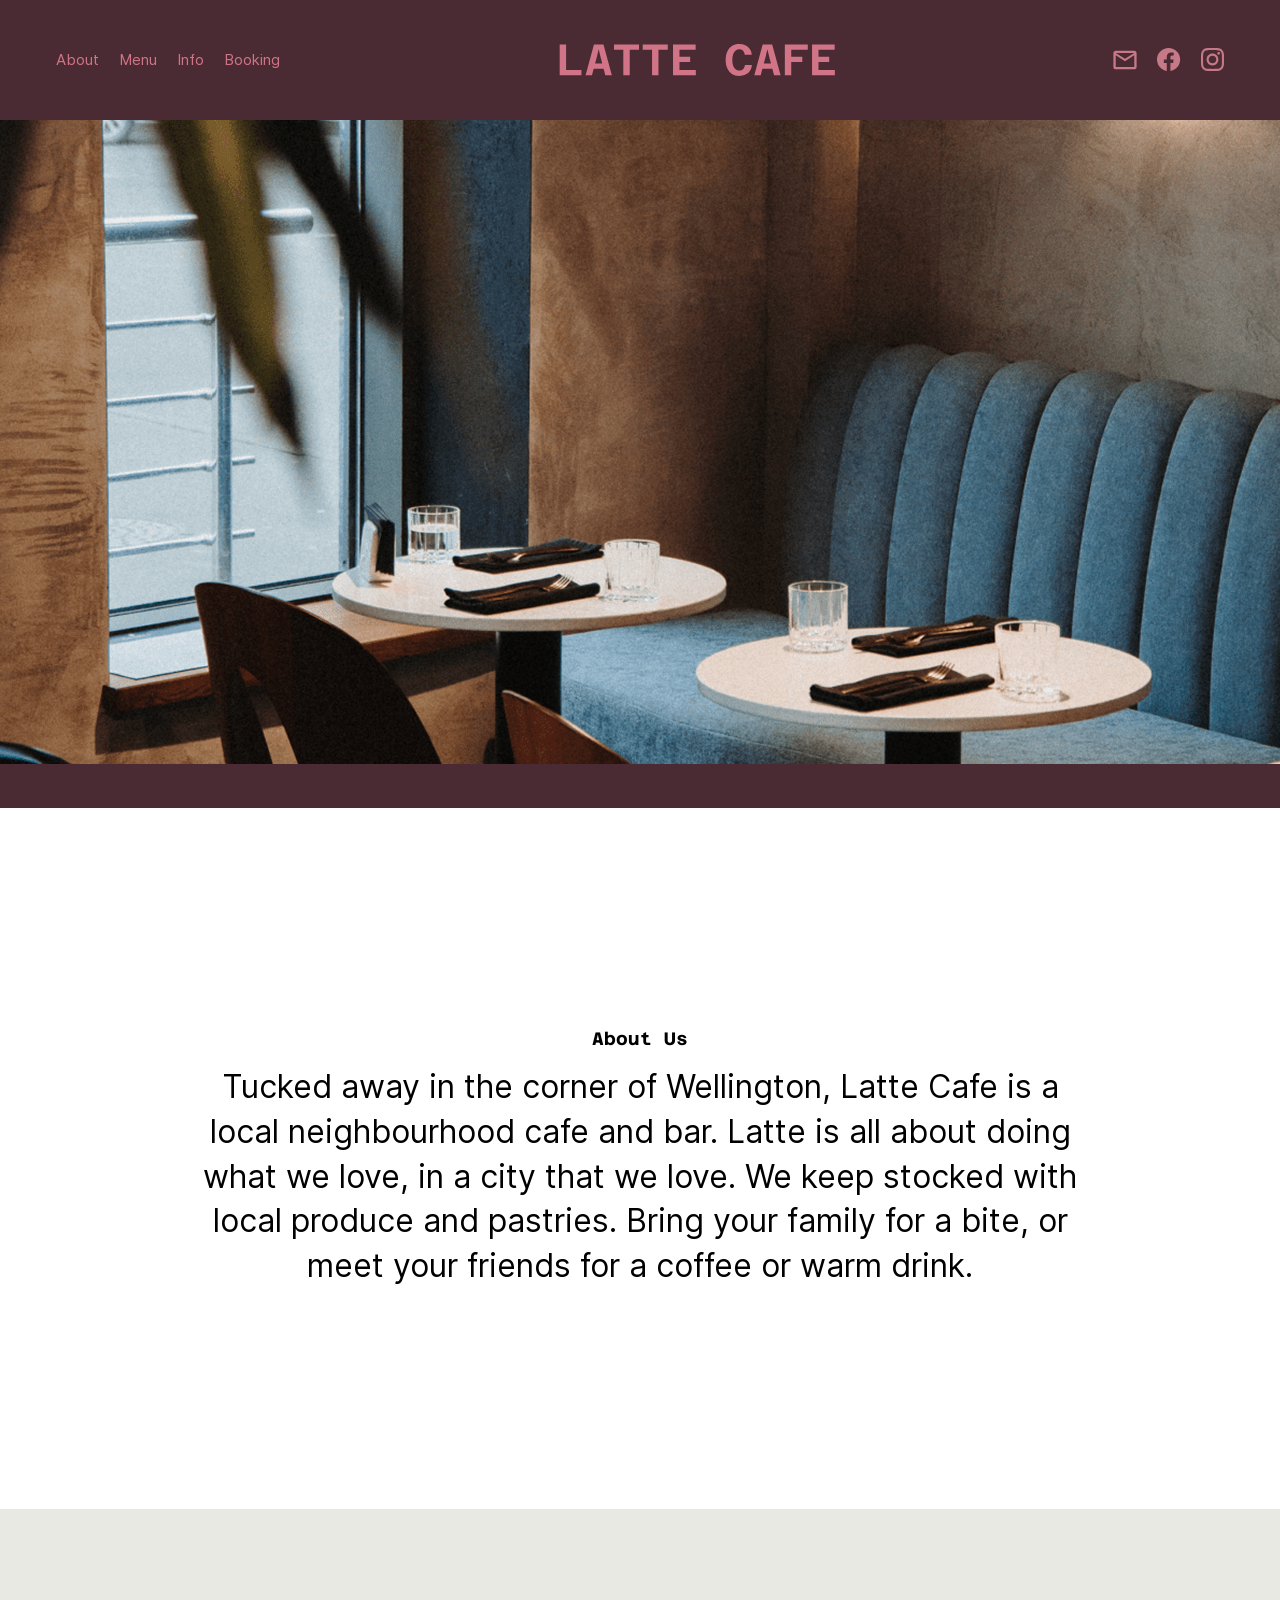
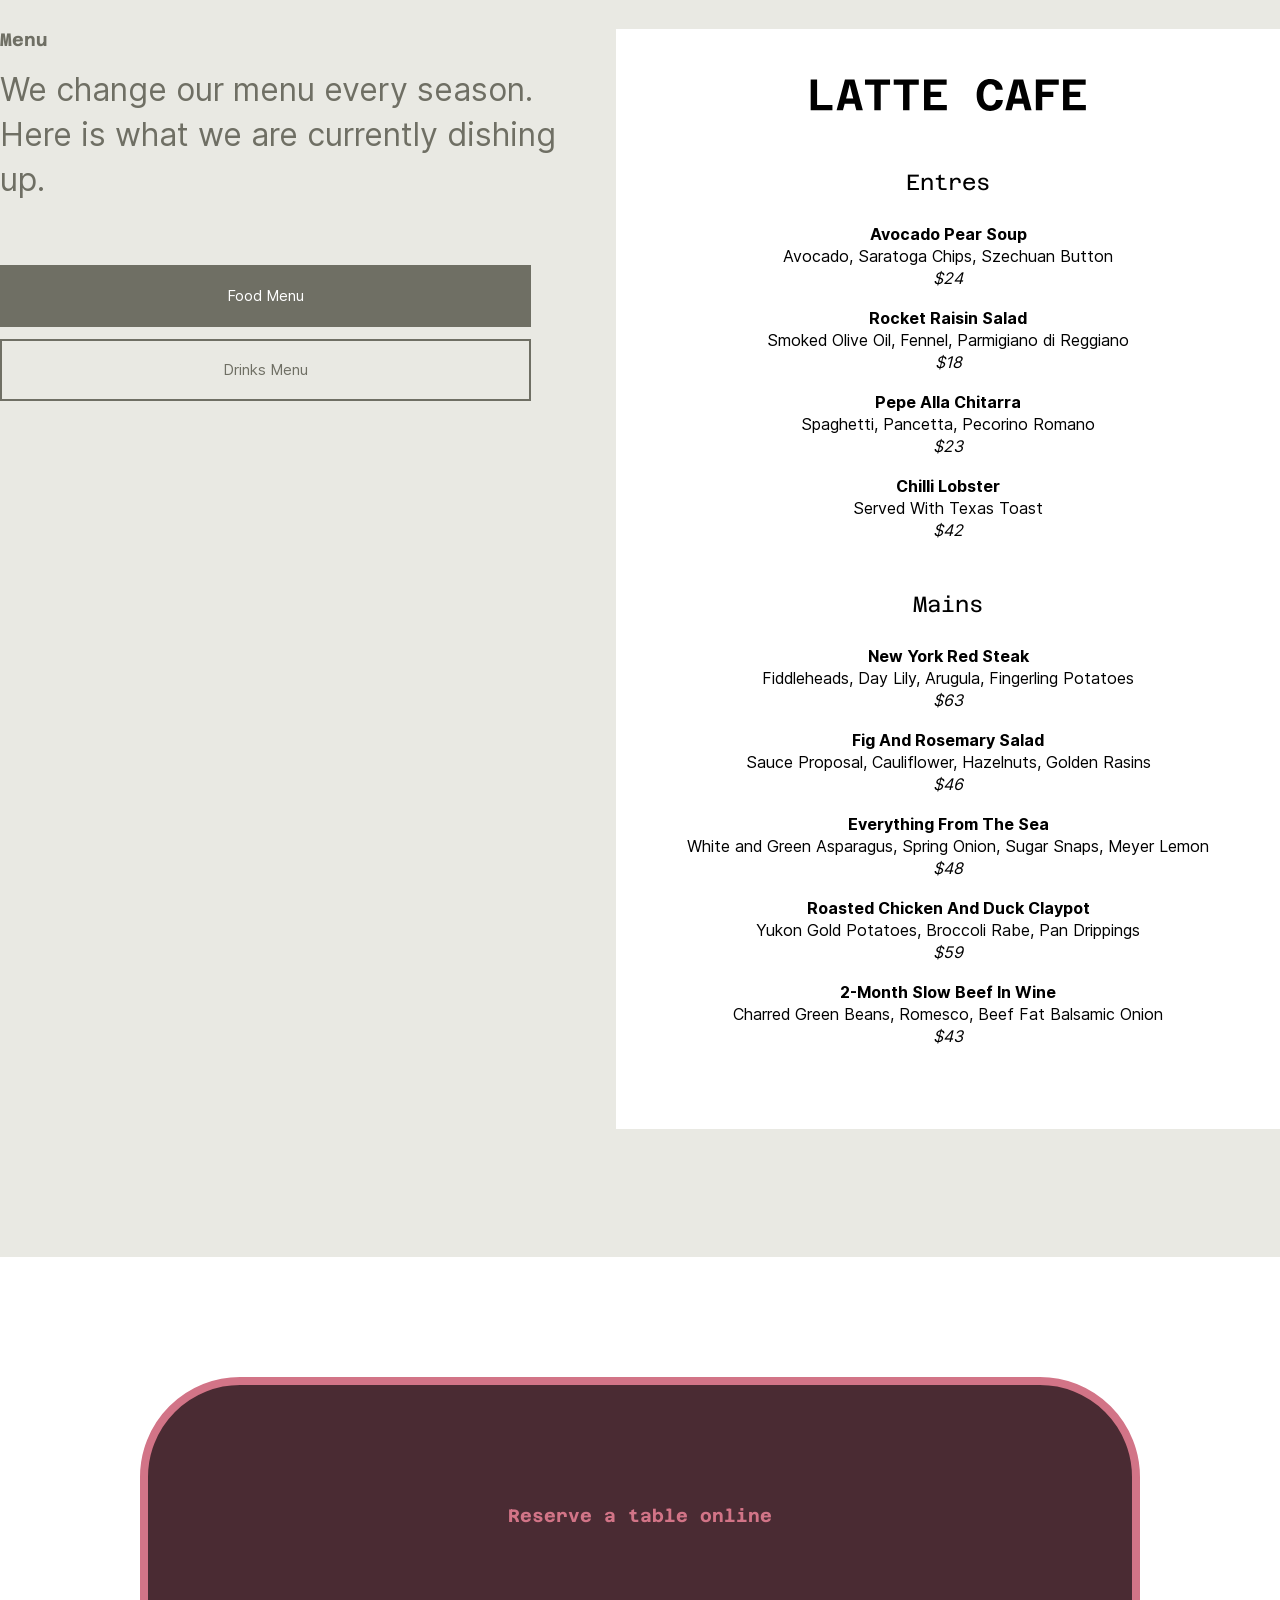
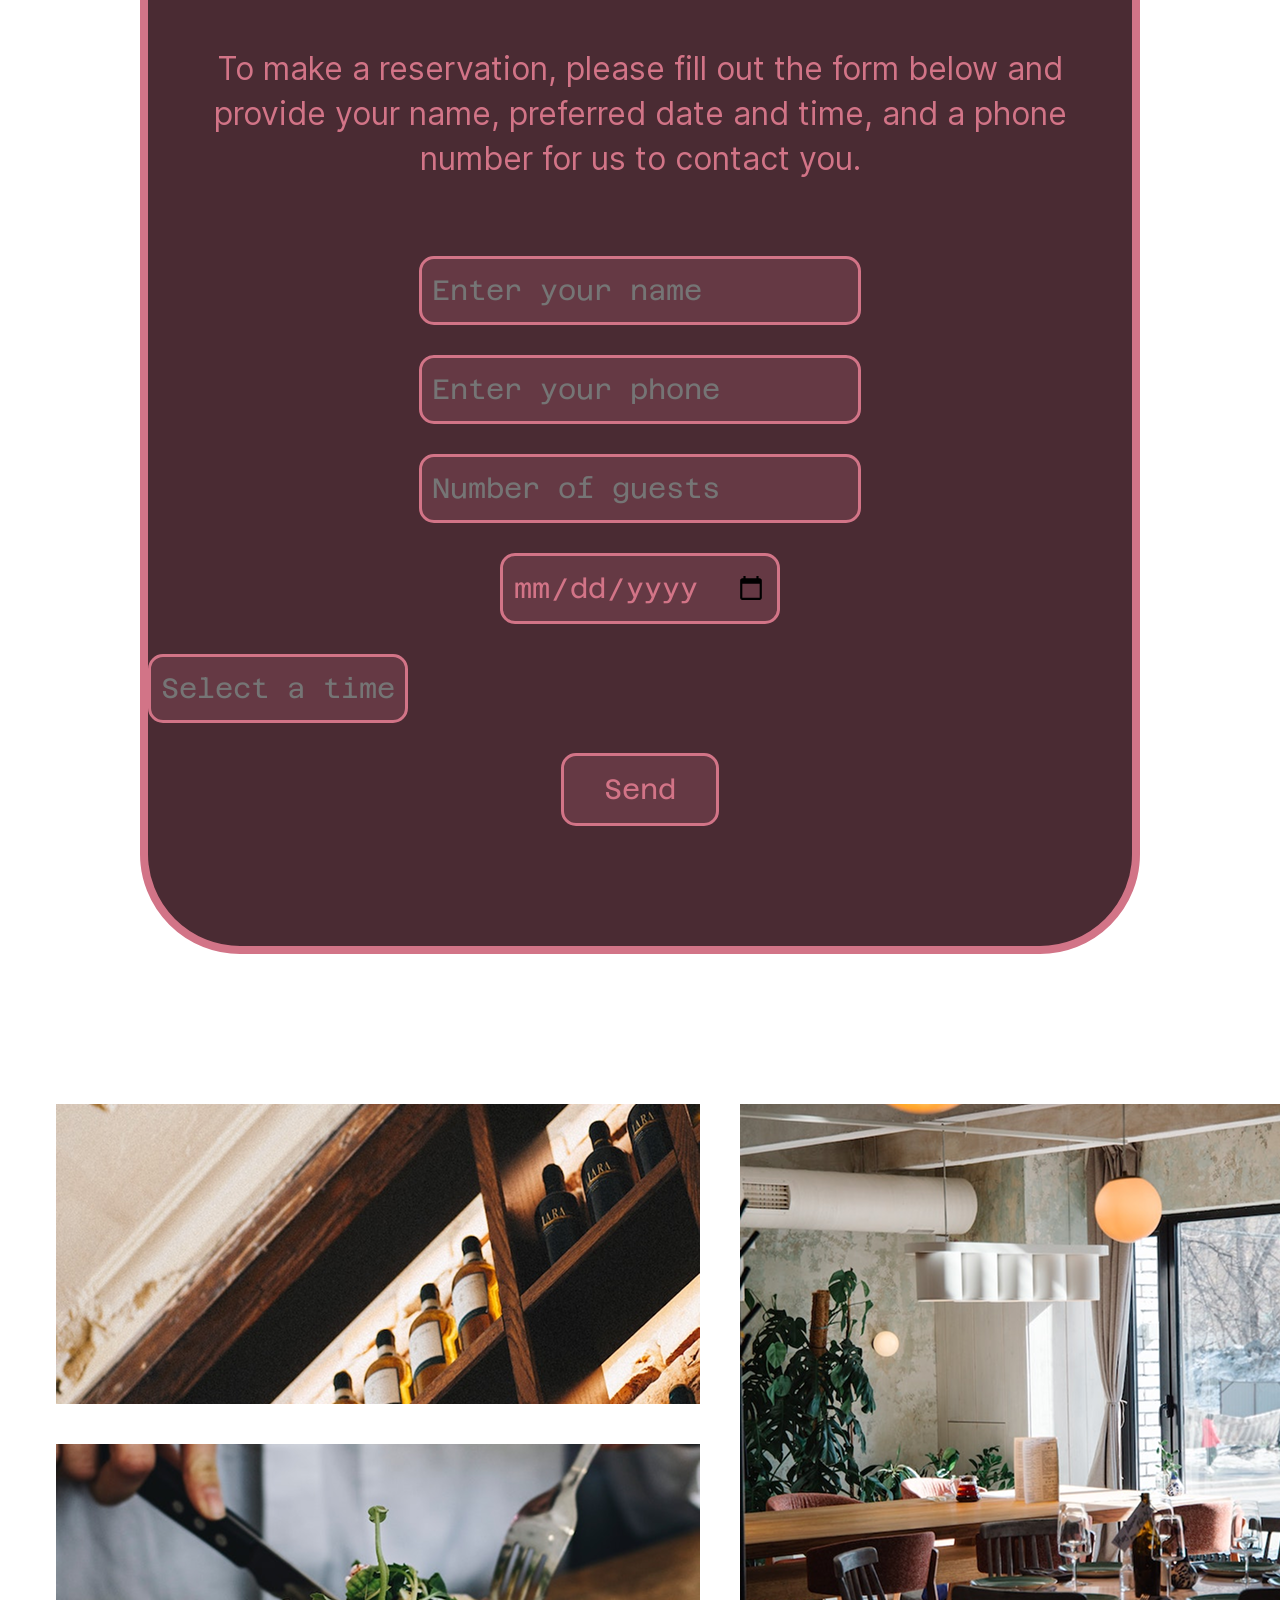
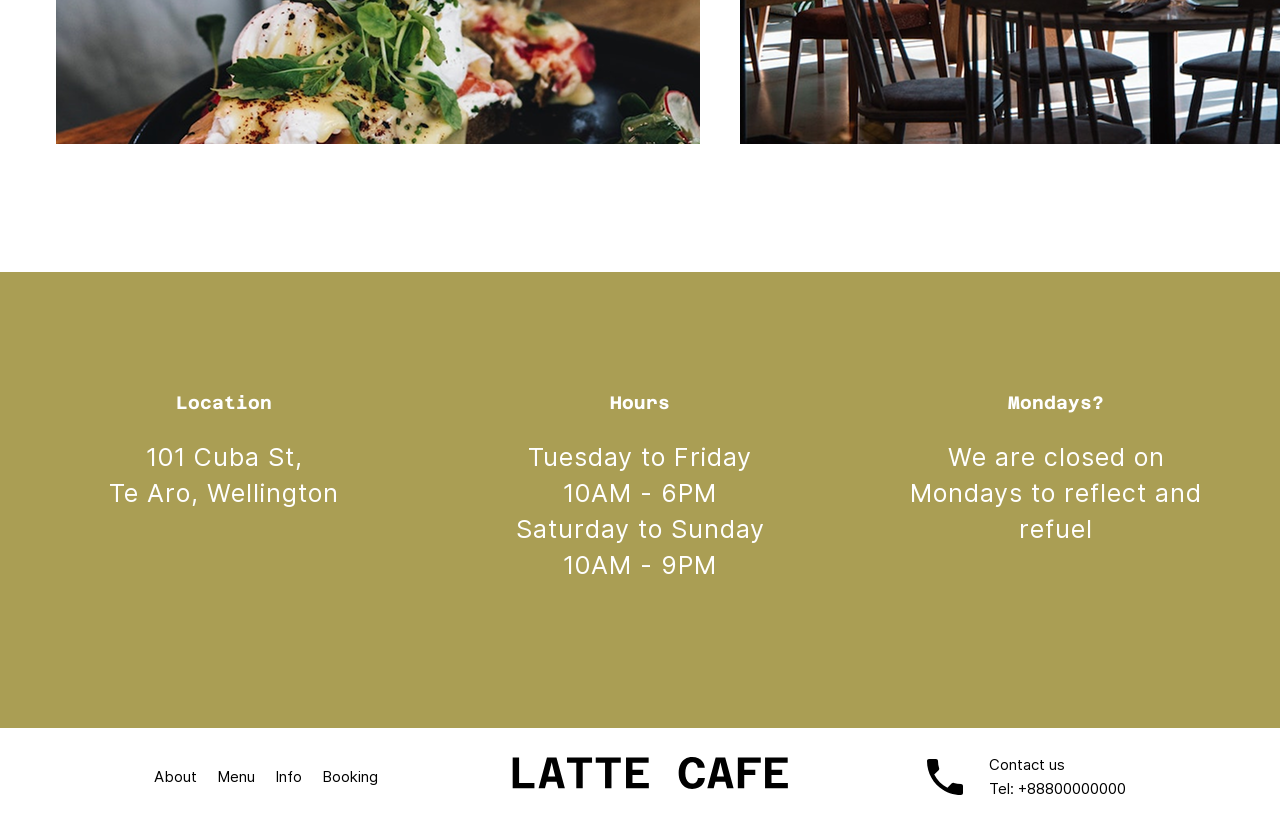
<file: index.html>
<!DOCTYPE html>
<html lang="en">
<head>
    <meta charset="UTF-8">
    <meta name="viewport" content="width=device-width, initial-scale=1.0">
    <title>Latte Cafe</title>
    <link href="/style.css" rel="stylesheet">
</head>
<body>
    <div class="wrapper">
        <header class="header">
            <div class="navbar">
                <nav class="nav">
                    <ul class="nav__list">
                        <li class="nav__item">
                            <a class="nav__link" href="#">About</a>
                        </li>
                        <li class="nav__item">
                            <a class="nav__link" href="#">Menu</a>
                        </li>
                        <li class="nav__item">
                            <a class="nav__link" href="#">Info</a>
                        </li>
                        <li class="nav__item">
                            <a class="nav__link" href="#">Booking</a>
                        </li>
                    </ul>  
                </nav>
                <div class="header__logo">
                    <svg class="logo__svg" width="276" height="32" viewBox="0 0 276 32">
                        <use href="/assets/icons/sprite.svg#logo"></use>
                    </svg>
                </div>
                <div class="social-links">
                    <ul class="social-links__list">
                        <li class="social-links__item">
                            <a class="social-links__link" href="#">
                                <svg class="social-links__svg" width="24" height="24" viewBox="0 0 24 24">
                                    <use href="/assets/icons/sprite.svg#email"></use>
                                </svg>
                            </a>
                        </li>
                        <li class="social-links__item">
                            <a class="social-links__link" href="#">
                                <svg class="social-links__svg" width="24" height="24" viewBox="0 0 24 24">
                                    <use href="/assets/icons/sprite.svg#facebook"></use>
                                </svg>
                            </a>
                        </li>
                        <li class="social-links__item">
                            <a class="social-links__link" href="#">
                                <svg class="social-links__svg" width="23" height="23" viewBox="0 0 23 23">
                                    <use href="/assets/icons/sprite.svg#instagram"></use>
                                </svg>
                            </a>
                        </li>
                    </ul>
                </div>
            </div>
            <div class="header__img">
                <img src="/assets/img/interior.png" alt="Interior of our cafe &quot;Latte Cafe&quot;">
            </div>
        </header>

        <main>
            <section class="about-us">
                <div class="about-us__wrapper">
                    <h2 class="about-us__title">About Us</h2>
                    <p class="about-us__desc">Tucked away in the corner of Wellington, Latte Cafe is a local neighbourhood cafe and bar. Latte is all about doing what we love, in a city that we love. We keep stocked with local produce and pastries. Bring your family for a bite, or meet your friends for a coffee or warm drink.</p>
                </div>
            </section>

            <section class="menu">
                <div class="menu__wrapper">
                    <div class="menu__control">
                        <h2 class="menu__title">Menu</h2>
                        <p class="menu__desc">We change our menu every season. Here is what we are currently dishing up.</p>
                        <button class="menu__btn menu__btn_active" id="food-btn">Food Menu</button>
                        <button class="menu__btn" id="drinks-btn">Drinks Menu</button>
                    </div>
                    <div class="menu__frame">
                        <iframe id="actual-menu"
                                title="Current food menu at Latte Cafe"
                                width="664px"
                                height="1100px"
                                frameborder="none"
                                src="/food-menu.html">
                        </iframe>
                    </div>
                </div>  
            </section> 
            
            <div class="booking">
                <form class="booking__form" action="#" method="post">
                    <h2 class="booking__title">Reserve a table online</h2>
                    <p class="booking__desc">To make a reservation, please fill out the form below and provide your name, 
                        preferred date and time, and a phone number for us to contact you.</p>

                    <label class="form__label" for="name">Enter your name</label>
                    <input class="form__input" 
                            type="text" 
                            name="name" 
                            id="name" 
                            placeholder="Enter your name" 
                            required />

                    <label class="form__label" for="tel">Enter your phone number</label>
                    <input class="form__input" 
                            type="tel" 
                            name="tel" 
                            id="tel" 
                            placeholder="Enter your phone" 
                            required />

                    <label class="form__label" for="guest">Number of guests (please enter a number)</label>
                    <input class="form__input" 
                            type="text"
                            name="guest"
                            id="guest" 
                            placeholder="Number of guests" 
                            required />

                    <label class="form__label" for="date">Select a date</label>
                    <input class="form__input" 
                            type="date" 
                            name="date" 
                            id="date"  
                            required />

                    <div class="form__dropdown">
                        <button class="dropdown-button" name="time" value="" data-select="toggle" data-index="-1">Select a time</button>
                        <div class="dropdown-content">
                            <ul class="dropdown-list">
                                <li class="dropdown-option" data-select="option" data-value="10AM" data-index="0">10AM</li>
                                <li class="dropdown-option" data-select="option" data-value="11AM" data-index="1">11AM</li>
                                <li class="dropdown-option" data-select="option" data-value="12PM" data-index="2">12PM</li>
                                <li class="dropdown-option" data-select="option" data-value="13PM" data-index="3">13PM</li>
                                <li class="dropdown-option" data-select="option" data-value="14PM" data-index="4">14PM</li>
                                <li class="dropdown-option" data-select="option" data-value="15PM" data-index="5">15PM</li>
                                <li class="dropdown-option" data-select="option" data-value="16PM" data-index="6">16PM</li>
                                <li class="dropdown-option" data-select="option" data-value="17PM" data-index="7">17PM</li>
                                <li class="dropdown-option" data-select="option" data-value="18PM" data-index="8">18PM</li>
                                <li class="dropdown-option" data-select="option" data-value="19PM" data-index="9">19PM</li>
                                <li class="dropdown-option" data-select="option" data-value="20PM" data-index="10">20PM</li>
                            </ul>
                        </div>
                    </div>

                    <!--<label class="form__label" 
                            for="time">Select a time</label>
                    <select class="form__input" 
                            name="time" 
                            id="time"  
                            required>
                        <option value="">-Select time-</option>
                        <option value="10AM">10AM</option>
                        <option value="11AM">11AM</option>
                        <option value="12PM">12PM</option>
                        <option value="1PM">1PM</option>
                        <option value="2PM">2PM</option>
                        <option value="3PM">3PM</option>
                        <option value="4PM">4PM</option>
                        <option value="5PM">5PM</option>
                        <option value="6PM">6PM</option>
                        <option value="7PM">7PM</option>
                        <option value="8PM">8PM</option>
                        <option value="9PM">9PM</option>
                    </select>-->

                    <input class="form__input"
                            type="submit"
                            value="Send" />
                </form>
            </div>
                    
            <div class="gallery">
                <div class="gallery__col">
                    <img src="/assets/img/wine_bottles.png" alt="The photo shows a collection of wine bottles served in a cafe">
                    <img src="/assets/img/dish.png" alt="The photo shows the most popular dish of the cafe &quot;Pepe alla Chitarra&quot;">
                </div>
                <div class="gallery__col">
                    <img src="/assets/img/cafe_interior.png" alt="Photo of the interior of the cafe &quot;Latte Cafe&quot;">
                </div>
            </div>

            <section class="info">
                <div class="info__item">
                    <h2 class="info__title">Location</h2>
                    <address class="info__desc">
                        <p>101 Cuba St,<br/>Te Aro, Wellington</p> 
                    </address>
                </div>
                <div class="info__item">
                    <h2 class="info__title">Hours</h2>
                    <p class="info__desc">
                        Tuesday to Friday<br/>10AM - 6PM
                        <br/>
                        Saturday to Sunday<br/>10AM - 9PM
                    </p><!--Добавить атрибут datetime и микроданные во всю разметку-->  
                </div>
                <div class="info__item">
                    <h2 class="info__title">Mondays?</h2>
                    <p class="info__desc">We are closed on Mondays to reflect and refuel</p>
                </div> 
            </section>
            
        </main>
        
        <footer class="footer">
            <div class="navbar">
                <nav class="nav">
                    <ul class="nav__list">
                        <li class="nav__item">
                            <a class="nav__link" href="#">About</a>
                        </li>
                        <li class="nav__item">
                            <a class="nav__link" href="#">Menu</a>
                        </li>
                        <li class="nav__item">
                            <a class="nav__link" href="#">Info</a>
                        </li>
                        <li class="nav__item">
                            <a class="nav__link" href="#">Booking</a>
                        </li>
                    </ul>  
                </nav>
            </div>
            <div class="footer__logo">
                <svg class="logo__svg" width="276" height="32" viewBox="0 0 276 32">
                    <use href="/assets/icons/sprite.svg#menu-logo"></use>
                </svg>
            </div>
            <div class="phone-us">
                <div class="phone-us__icon">
                    <a class="phone-us__link" href="tel:+88800000000" aria-label="Contact us">
                        <svg class="phone-us__svg" width="48" height="48" viewBox="0 0 48 48">
                            <use href="/assets/icons/sprite.svg#phone"></use>
                        </svg>
                    </a>
                </div>
                <address>
                    <p class="phone-us__content">Contact us</p>
                    <p class="phone-us__content">Tel: +88800000000</p> 
                </address>
            </div>
        </footer>
    </div>
    <script src="/script.js"></script> 
</body>
</html>
</file>
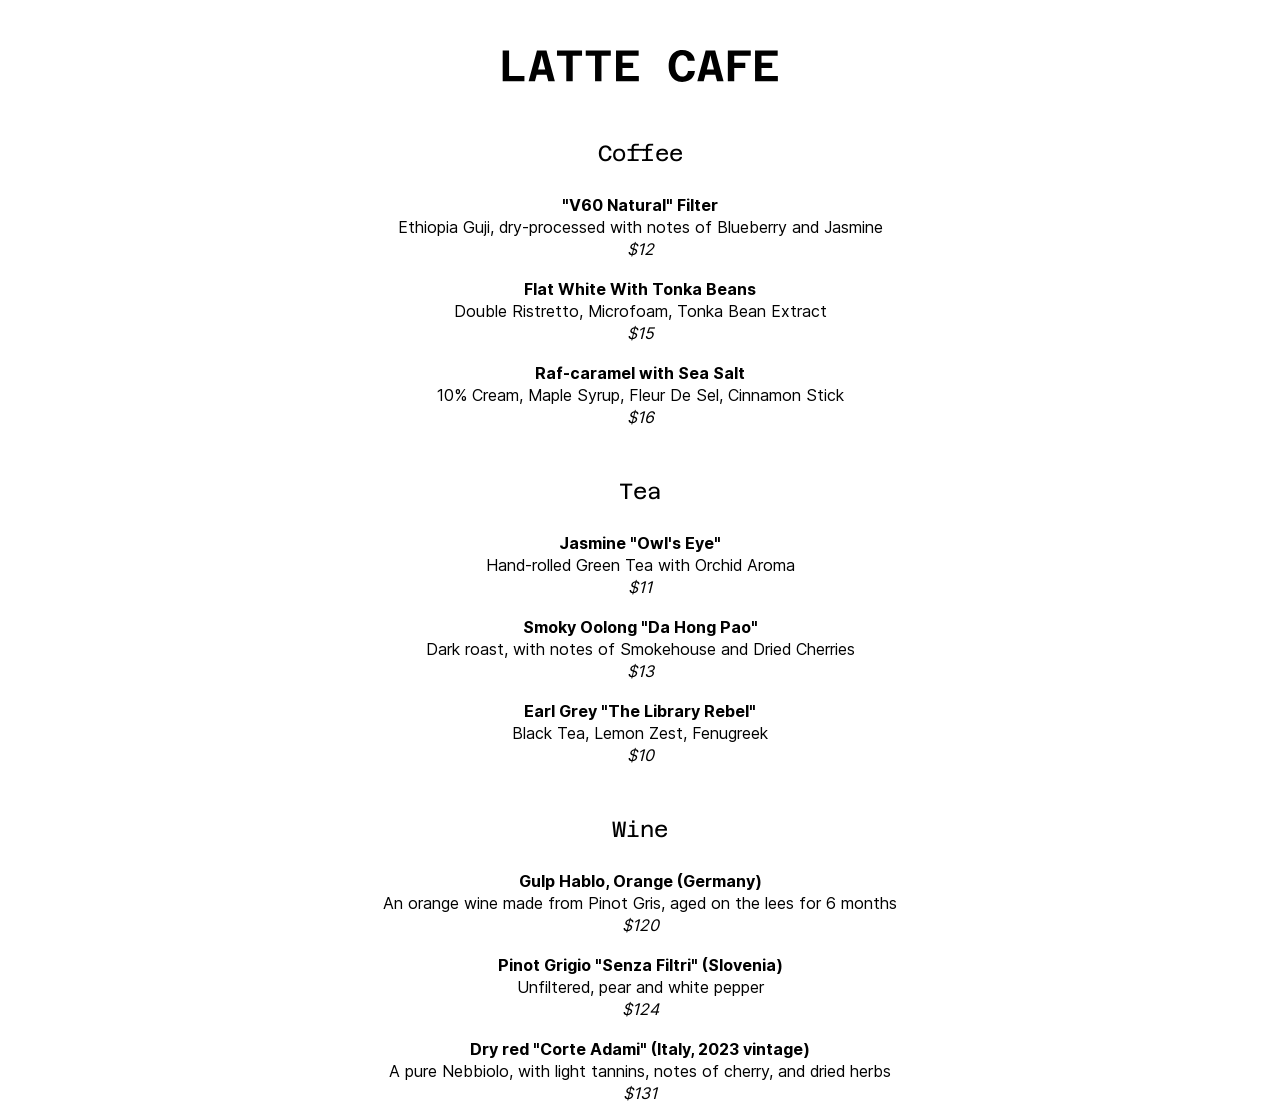
<file: drinks-menu.html>
<!DOCTYPE html>
<html lang="en">
<head>
    <meta charset="UTF-8">
    <meta name="viewport" content="width=device-width, initial-scale=1.0">
    <meta name="description" content="This page presents the food menu from Latte Cafe">
    <title>Drinks Menu</title>
    <link href="/style.css" rel="stylesheet">
</head>
<body>
    <main class="menu__content">
        <div class="menu__logo">
            <svg class="logo__svg" width="276" height="32" viewBox="0 0 276 32">
                <use href="/assets/icons/sprite.svg#menu-logo"></use>
            </svg>
        </div>
        <section class="menu__section">
            <h3 class="menu__topic">Coffee</h3>
            <ul class="menu__list">
                <li class="menu__item">
                    <p class="item__title">"V60 Natural" Filter</p>
                    <p class="item__desc">Ethiopia Guji, dry-processed with notes of Blueberry and Jasmine</p>
                    <p class="item__price">$12</p>
                </li>
                <li class="menu__item">
                    <p class="item__title">Flat White With Tonka Beans</p>
                    <p class="item__desc">Double Ristretto, Microfoam, Tonka Bean Extract</p>
                    <p class="item__price">$15</p>
                </li>
                <li class="menu__item">
                    <p class="item__title">Raf-caramel with Sea Salt</p>
                    <p class="item__desc">10% Cream, Maple Syrup, Fleur De Sel, Cinnamon Stick</p>
                    <p class="item__price">$16</p>
                </li>
            </ul>
        </section>

        <section class="menu__section">
            <h3 class="menu__topic">Tea</h3>
            <ul class="menu__list">
                <li class="menu__item">
                    <p class="item__title">Jasmine "Owl's Eye"</p>
                    <p class="item__desc">Hand-rolled Green Tea with Orchid Aroma</p>
                    <p class="item__price">$11</p>
                </li>
                <li class="menu__item">
                    <p class="item__title">Smoky Oolong "Da Hong Pao"</p>
                    <p class="item__desc">Dark roast, with notes of Smokehouse and Dried Cherries</p>
                    <p class="item__price">$13</p>
                </li>
                <li class="menu__item">
                    <p class="item__title">Earl Grey "The Library Rebel"</p>
                    <p class="item__desc">Black Tea, Lemon Zest, Fenugreek</p>
                    <p class="item__price">$10</p>
                </li>
            </ul>
        </section>

        <section class="menu__section">
            <h3 class="menu__topic">Wine</h3>
            <ul class="menu__list">
                <li class="menu__item">
                    <p class="item__title">Gulp Hablo, Orange (Germany)</p>
                    <p class="item__desc">An orange wine made from Pinot Gris, aged on the lees for 6 months</p>
                    <p class="item__price">$120</p>
                </li>
                <li class="menu__item">
                    <p class="item__title">Pinot Grigio "Senza Filtri" (Slovenia)</p>
                    <p class="item__desc">Unfiltered, pear and white pepper</p>
                    <p class="item__price">$124</p>
                </li>
                <li class="menu__item">
                    <p class="item__title">Dry red "Corte Adami" (Italy, 2023 vintage)</p>
                    <p class="item__desc">A pure Nebbiolo, with light tannins, notes of cherry, and dried herbs</p>
                    <p class="item__price">$131</p>
                </li>
            </ul>
        </section>
    </main>  
</body>
</html>
</file>
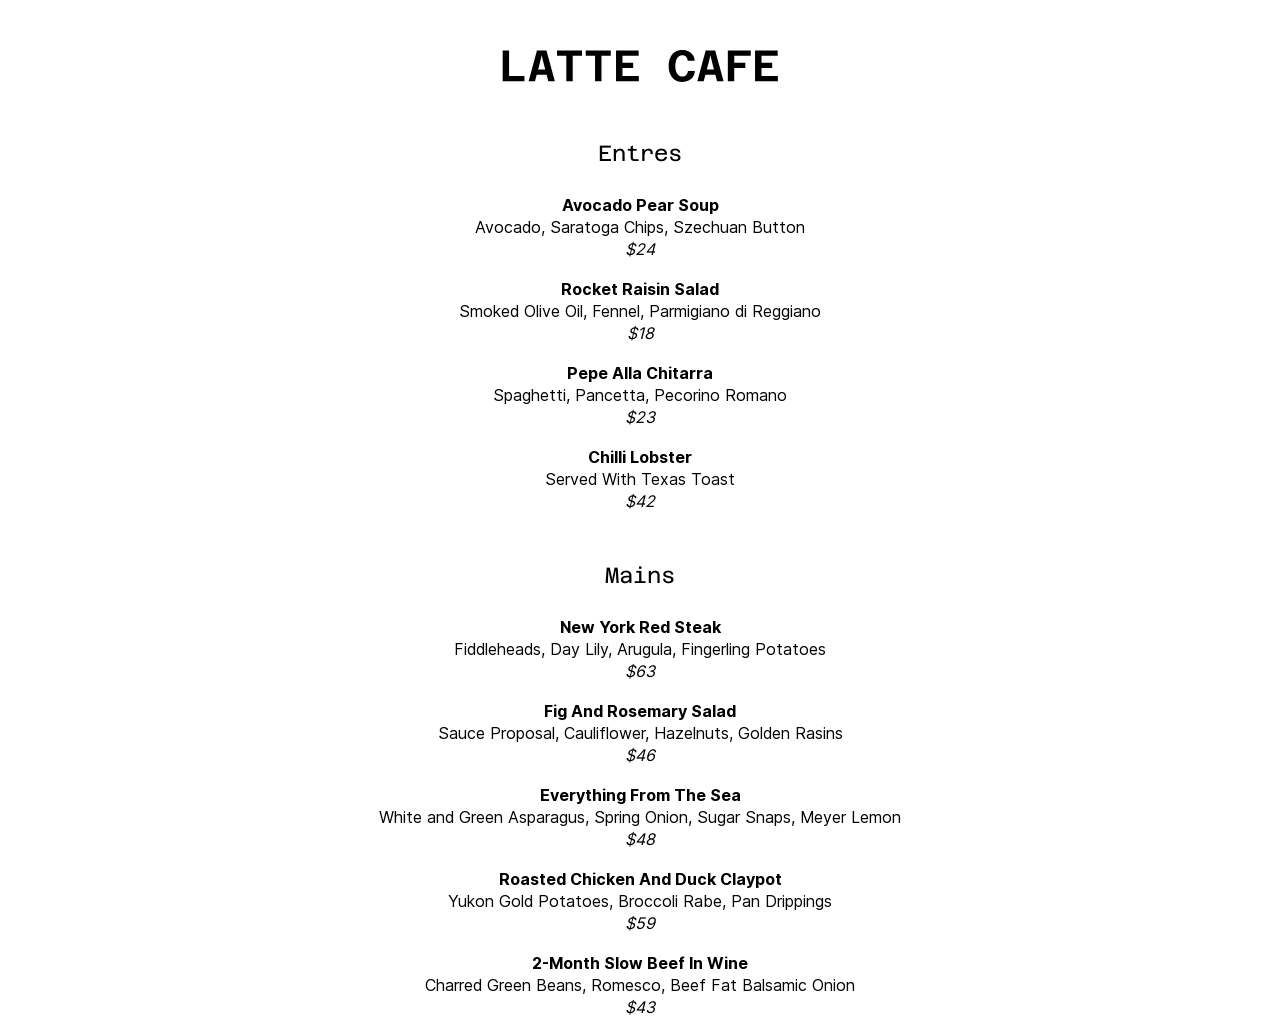
<file: food-menu.html>
<!DOCTYPE html>
<html lang="en">
<head>
    <meta charset="UTF-8">
    <meta name="viewport" content="width=device-width, initial-scale=1.0">
    <meta name="description" content="This page presents the food menu from Latte Cafe">
    <title>Food Menu</title>
    <link href="/style.css" rel="stylesheet">
</head>
<body>
    <main class="menu__content">
        <div class="menu__logo">
            <svg class="logo__svg" width="276" height="32" viewBox="0 0 276 32">
                <use href="/assets/icons/sprite.svg#menu-logo"></use>
            </svg>
        </div>
        <section class="menu__section">
            <h3 class="menu__topic">Entres</h3>
            <ul class="menu__list">
                <li class="menu__item">
                    <p class="item__title">Avocado Pear Soup</p>
                    <p class="item__desc">Avocado, Saratoga Chips, Szechuan Button</p>
                    <p class="item__price">$24</p>
                </li>
                <li class="menu__item">
                    <p class="item__title">Rocket Raisin Salad</p>
                    <p class="item__desc">Smoked Olive Oil, Fennel, Parmigiano di Reggiano</p>
                    <p class="item__price">$18</p>
                </li>
                <li class="menu__item">
                    <p class="item__title">Pepe Alla Chitarra</p>
                    <p class="item__desc">Spaghetti, Pancetta, Pecorino Romano</p>
                    <p class="item__price">$23</p>
                </li>
                <li class="menu__item">
                    <p class="item__title">Chilli Lobster</p>
                    <p class="item__desc">Served With Texas Toast</p>
                    <p class="item__price">$42</p>
                </li>
            </ul>
        </section>

        <section class="menu__section">
            <h3 class="menu__topic">Mains</h3>
            <ul class="menu__list">
                <li class="menu__item">
                    <p class="item__title">New York Red Steak</p>
                    <p class="item__desc">Fiddleheads, Day Lily, Arugula, Fingerling Potatoes</p>
                    <p class="item__price">$63</p>
                </li>
                <li class="menu__item">
                    <p class="item__title">Fig And Rosemary Salad</p>
                    <p class="item__desc">Sauce Proposal, Cauliflower, Hazelnuts, Golden Rasins</p>
                    <p class="item__price">$46</p>
                </li>
                <li class="menu__item">
                    <p class="item__title">Everything From The Sea</p>
                    <p class="item__desc">White and Green Asparagus, Spring Onion, Sugar Snaps, Meyer Lemon</p>
                    <p class="item__price">$48</p>
                </li>
                <li class="menu__item">
                    <p class="item__title">Roasted Chicken And Duck Claypot</p>
                    <p class="item__desc">Yukon Gold Potatoes, Broccoli Rabe, Pan Drippings</p>
                    <p class="item__price">$59</p>
                </li>
                <li class="menu__item">
                    <p class="item__title">2-Month Slow Beef In Wine</p>
                    <p class="item__desc">Charred Green Beans, Romesco, Beef Fat Balsamic Onion</p>
                    <p class="item__price">$43</p>
                </li>
            </ul>
        </section>
    </main>  
</body>
</html>
</file>
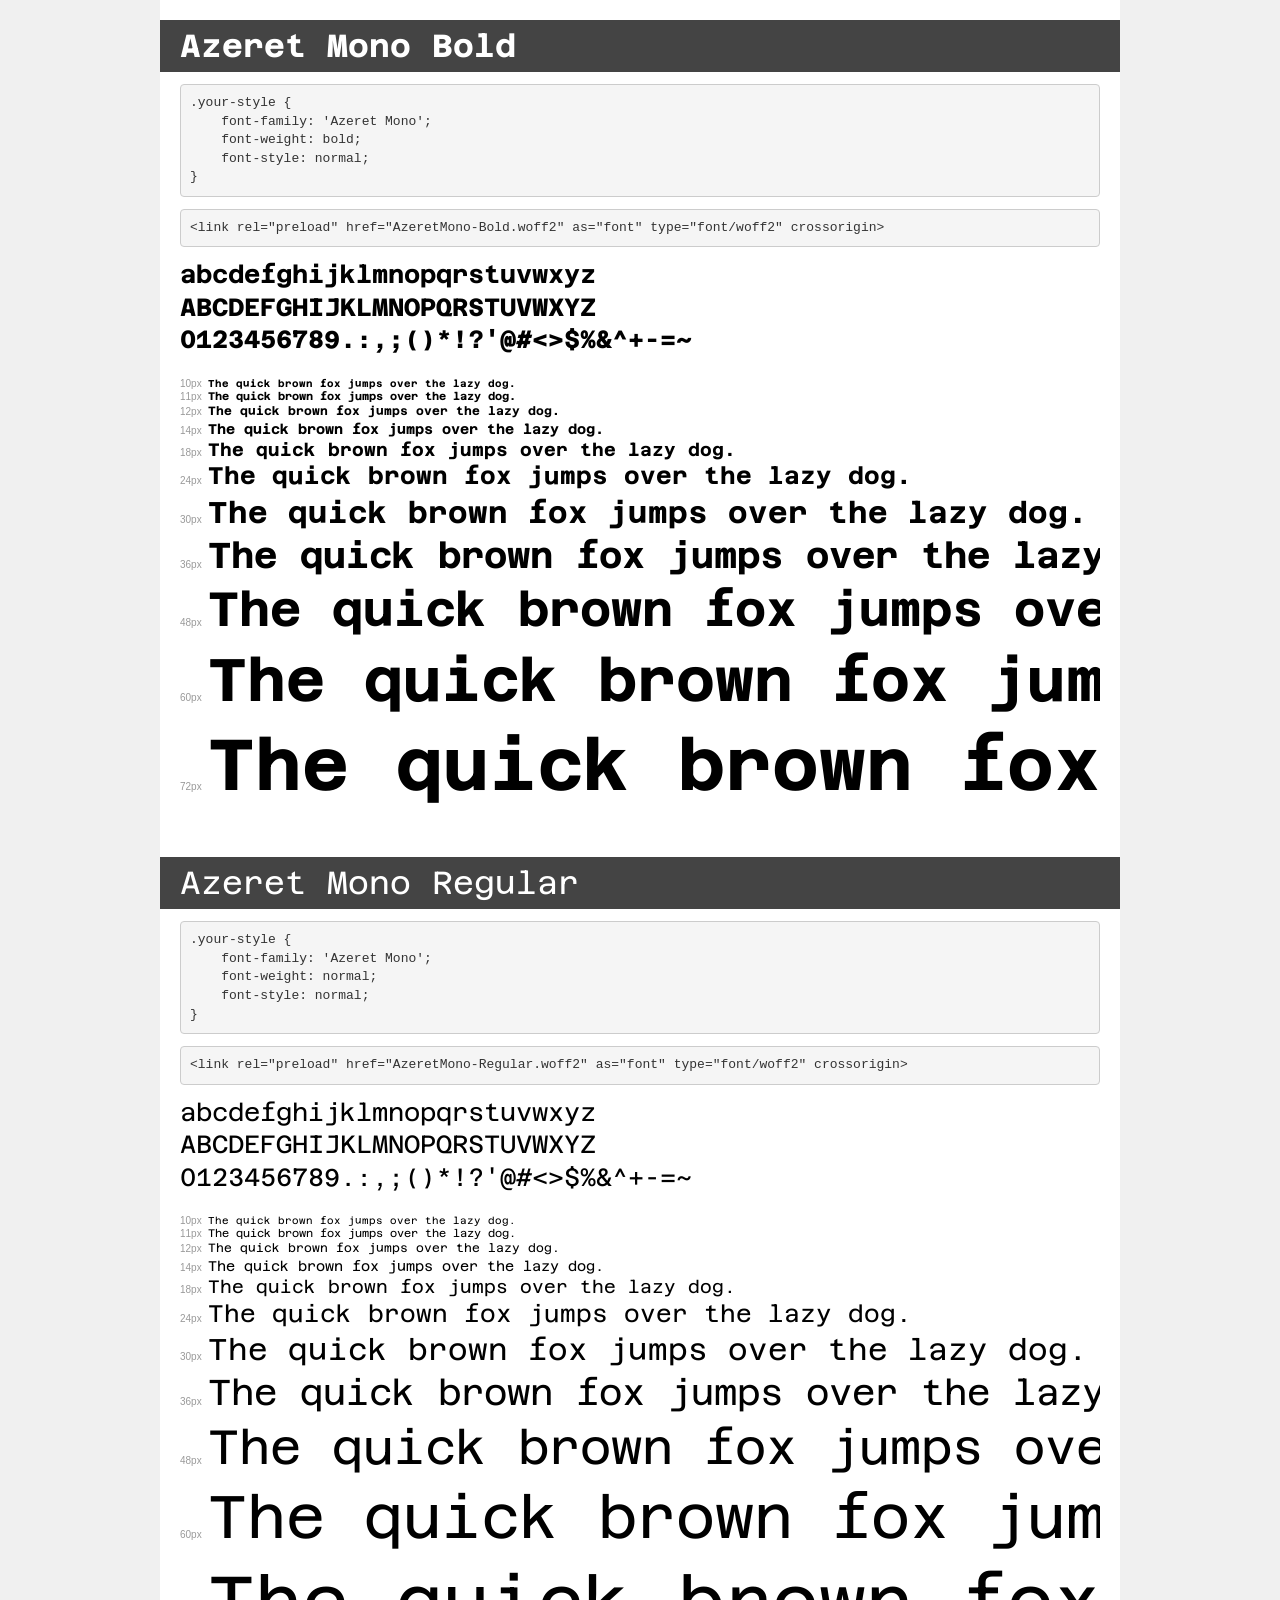
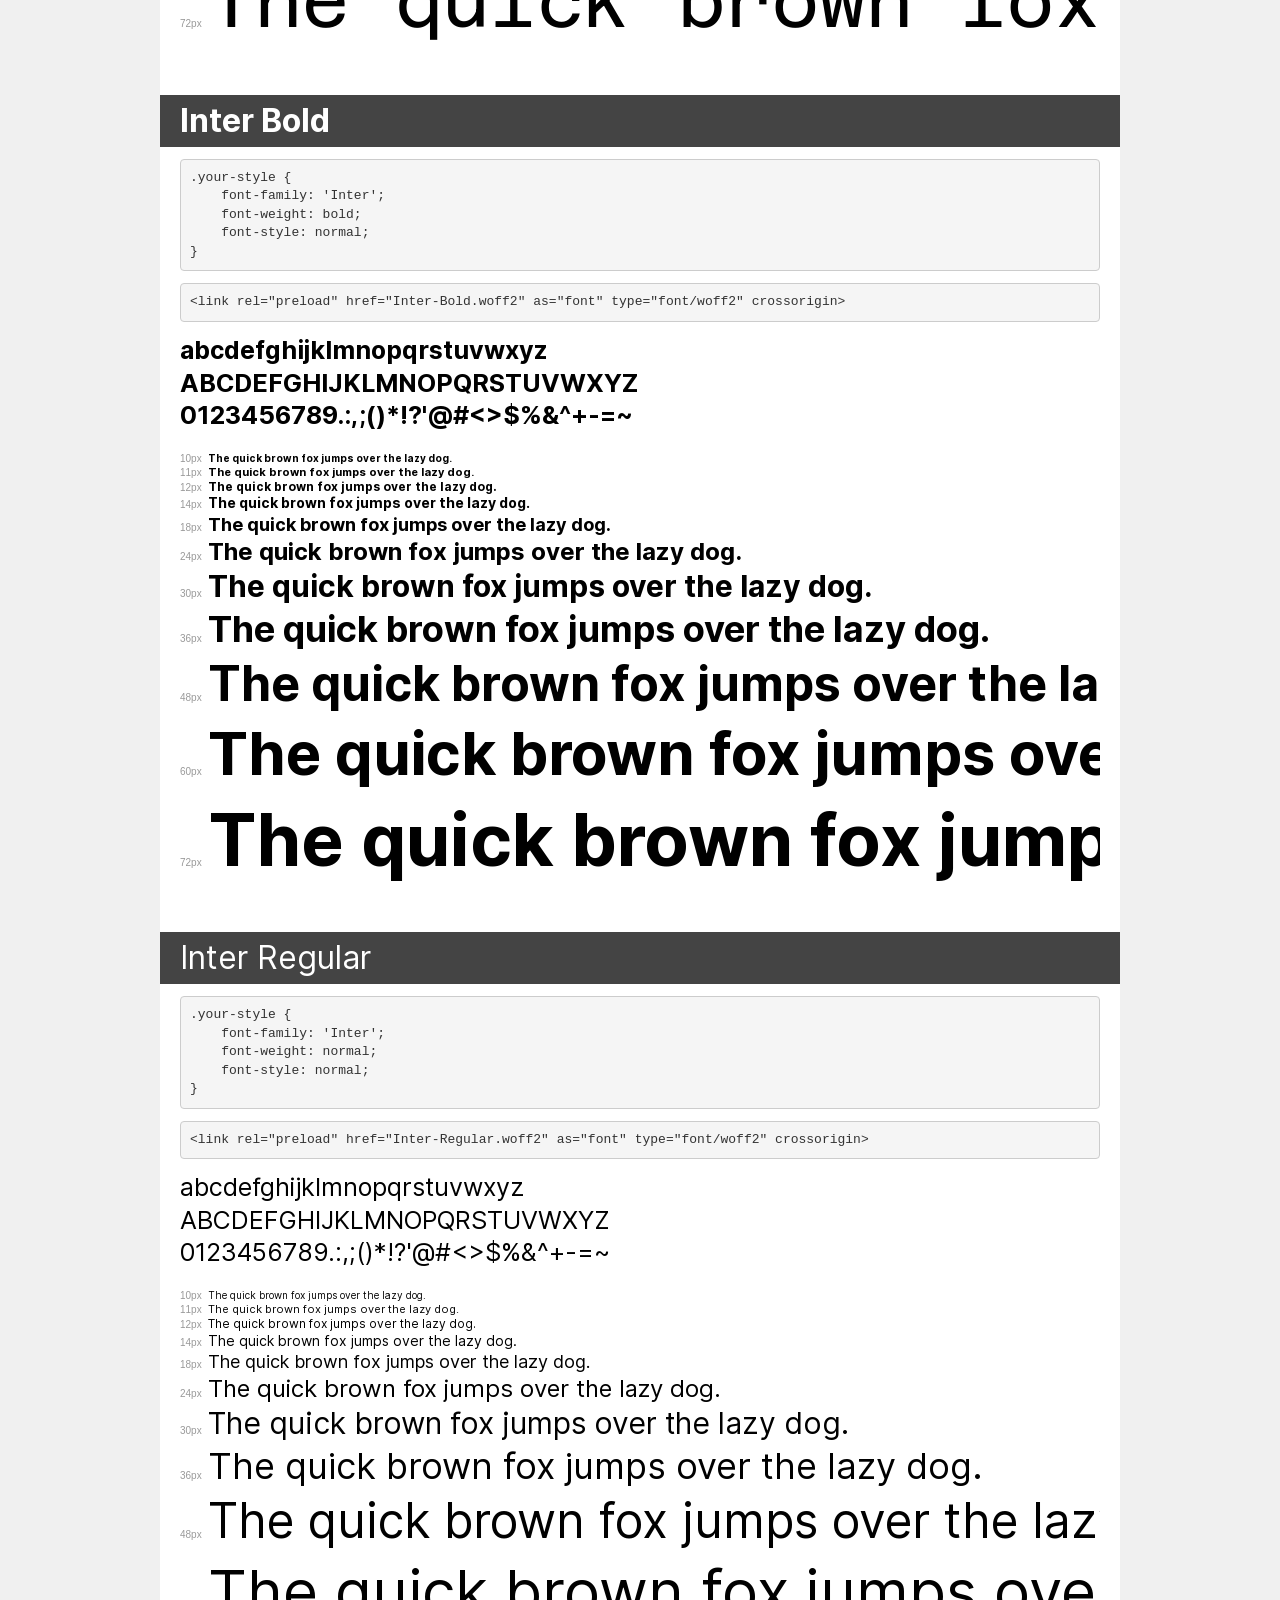
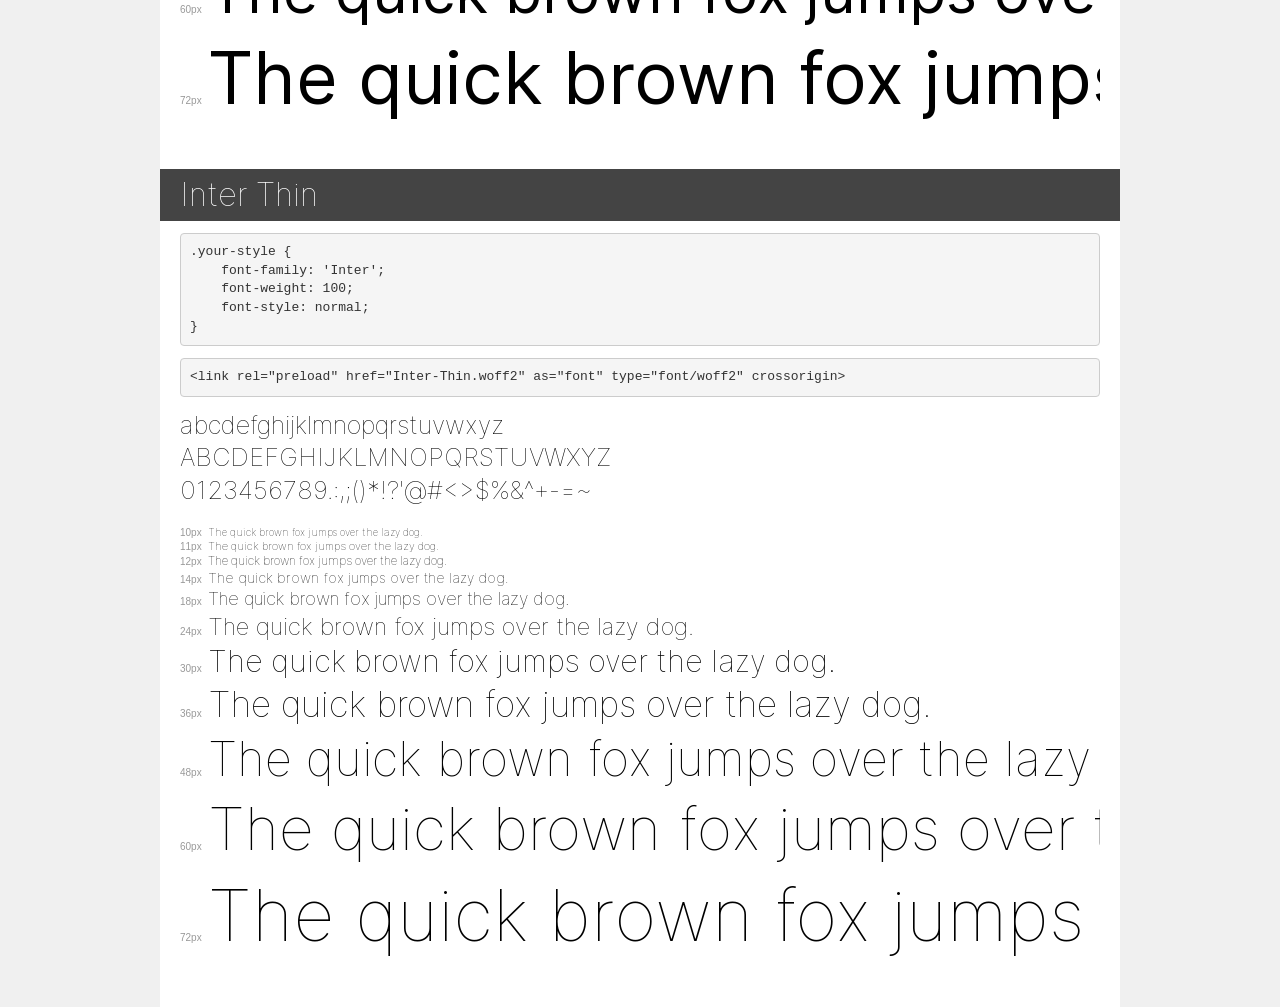
<file: assets/fonts/fonts-mix/demo.html>
<!DOCTYPE html>
<html lang="en">
<head>
    <meta charset="utf-8">
    <meta http-equiv="X-UA-Compatible" content="IE=edge">
    <meta name="viewport" content="width=device-width, initial-scale=1">
    <meta name="robots" content="noindex, noarchive">
    <meta name="format-detection" content="telephone=no">
    <title>Transfonter demo</title>
    <link href="stylesheet.css" rel="stylesheet">
    <style>
        /*
        http://meyerweb.com/eric/tools/css/reset/
        v2.0 | 20110126
        License: none (public domain)
        */
        html, body, div, span, applet, object, iframe,
        h1, h2, h3, h4, h5, h6, p, blockquote, pre,
        a, abbr, acronym, address, big, cite, code,
        del, dfn, em, img, ins, kbd, q, s, samp,
        small, strike, strong, sub, sup, tt, var,
        b, u, i, center,
        dl, dt, dd, ol, ul, li,
        fieldset, form, label, legend,
        table, caption, tbody, tfoot, thead, tr, th, td,
        article, aside, canvas, details, embed,
        figure, figcaption, footer, header, hgroup,
        menu, nav, output, ruby, section, summary,
        time, mark, audio, video {
            margin: 0;
            padding: 0;
            border: 0;
            font-size: 100%;
            font: inherit;
            vertical-align: baseline;
        }
        /* HTML5 display-role reset for older browsers */
        article, aside, details, figcaption, figure,
        footer, header, hgroup, menu, nav, section {
            display: block;
        }
        body {
            line-height: 1;
        }
        ol, ul {
            list-style: none;
        }
        blockquote, q {
            quotes: none;
        }
        blockquote:before, blockquote:after,
        q:before, q:after {
            content: '';
            content: none;
        }
        table {
            border-collapse: collapse;
            border-spacing: 0;
        }
        /* demo styles */
        body {
            background: #f0f0f0;
            color: #000;
        }
        .page {
            background: #fff;
            width: 920px;
            margin: 0 auto;
            padding: 20px 20px 0 20px;
            overflow: hidden;
        }
        .font-container {
            overflow-x: auto;
            overflow-y: hidden;
            margin-bottom: 40px;
            line-height: 1.3;
            white-space: nowrap;
            padding-bottom: 5px;
        }
        h1 {
            position: relative;
            background: #444;
            font-size: 32px;
            color: #fff;
            padding: 10px 20px;
            margin: 0 -20px 12px -20px;
        }
        .letters {
            font-size: 25px;
            margin-bottom: 20px;
        }
        .s10:before {
            content: '10px';
        }
        .s11:before {
            content: '11px';
        }
        .s12:before {
            content: '12px';
        }
        .s14:before {
            content: '14px';
        }
        .s18:before {
            content: '18px';
        }
        .s24:before {
            content: '24px';
        }
        .s30:before {
            content: '30px';
        }
        .s36:before {
            content: '36px';
        }
        .s48:before {
            content: '48px';
        }
        .s60:before {
            content: '60px';
        }
        .s72:before {
            content: '72px';
        }
        .s10:before, .s11:before, .s12:before, .s14:before,
        .s18:before, .s24:before, .s30:before, .s36:before,
        .s48:before, .s60:before, .s72:before {
            font-family: Arial, sans-serif;
            font-size: 10px;
            font-weight: normal;
            font-style: normal;
            color: #999;
            padding-right: 6px;
        }
        pre {
            display: block;
            padding: 9px;
            margin: 0 0 12px;
            font-family: Monaco, Menlo, Consolas, "Courier New", monospace;
            font-size: 13px;
            line-height: 1.428571429;
            color: #333;
            font-weight: normal;
            font-style: normal;
            background-color: #f5f5f5;
            border: 1px solid #ccc;
            overflow-x: auto;
            border-radius: 4px;
        }
        /* responsive */
        @media (max-width: 959px) {
            .page {
                width: auto;
                margin: 0;
            }
        }
    </style>
</head>
<body>
<div class="page">
    <div class="demo">
        <h1 style="font-family: 'Azeret Mono'; font-weight: bold; font-style: normal;">Azeret Mono Bold</h1>
        <pre title="Usage">.your-style {
    font-family: 'Azeret Mono';
    font-weight: bold;
    font-style: normal;
}</pre>
        <pre title="Preload (optional)">
&lt;link rel=&quot;preload&quot; href=&quot;AzeretMono-Bold.woff2&quot; as=&quot;font&quot; type=&quot;font/woff2&quot; crossorigin&gt;</pre>
        <div class="font-container" style="font-family: 'Azeret Mono'; font-weight: bold; font-style: normal;">
            <p class="letters">
                abcdefghijklmnopqrstuvwxyz<br>
ABCDEFGHIJKLMNOPQRSTUVWXYZ<br>
                0123456789.:,;()*!?'@#&lt;&gt;$%&^+-=~
            </p>
            <p class="s10" style="font-size: 10px;">The quick brown fox jumps over the lazy dog.</p>
            <p class="s11" style="font-size: 11px;">The quick brown fox jumps over the lazy dog.</p>
            <p class="s12" style="font-size: 12px;">The quick brown fox jumps over the lazy dog.</p>
            <p class="s14" style="font-size: 14px;">The quick brown fox jumps over the lazy dog.</p>
            <p class="s18" style="font-size: 18px;">The quick brown fox jumps over the lazy dog.</p>
            <p class="s24" style="font-size: 24px;">The quick brown fox jumps over the lazy dog.</p>
            <p class="s30" style="font-size: 30px;">The quick brown fox jumps over the lazy dog.</p>
            <p class="s36" style="font-size: 36px;">The quick brown fox jumps over the lazy dog.</p>
            <p class="s48" style="font-size: 48px;">The quick brown fox jumps over the lazy dog.</p>
            <p class="s60" style="font-size: 60px;">The quick brown fox jumps over the lazy dog.</p>
            <p class="s72" style="font-size: 72px;">The quick brown fox jumps over the lazy dog.</p>
        </div>
    </div>

    <div class="demo">
        <h1 style="font-family: 'Azeret Mono'; font-weight: normal; font-style: normal;">Azeret Mono Regular</h1>
        <pre title="Usage">.your-style {
    font-family: 'Azeret Mono';
    font-weight: normal;
    font-style: normal;
}</pre>
        <pre title="Preload (optional)">
&lt;link rel=&quot;preload&quot; href=&quot;AzeretMono-Regular.woff2&quot; as=&quot;font&quot; type=&quot;font/woff2&quot; crossorigin&gt;</pre>
        <div class="font-container" style="font-family: 'Azeret Mono'; font-weight: normal; font-style: normal;">
            <p class="letters">
                abcdefghijklmnopqrstuvwxyz<br>
ABCDEFGHIJKLMNOPQRSTUVWXYZ<br>
                0123456789.:,;()*!?'@#&lt;&gt;$%&^+-=~
            </p>
            <p class="s10" style="font-size: 10px;">The quick brown fox jumps over the lazy dog.</p>
            <p class="s11" style="font-size: 11px;">The quick brown fox jumps over the lazy dog.</p>
            <p class="s12" style="font-size: 12px;">The quick brown fox jumps over the lazy dog.</p>
            <p class="s14" style="font-size: 14px;">The quick brown fox jumps over the lazy dog.</p>
            <p class="s18" style="font-size: 18px;">The quick brown fox jumps over the lazy dog.</p>
            <p class="s24" style="font-size: 24px;">The quick brown fox jumps over the lazy dog.</p>
            <p class="s30" style="font-size: 30px;">The quick brown fox jumps over the lazy dog.</p>
            <p class="s36" style="font-size: 36px;">The quick brown fox jumps over the lazy dog.</p>
            <p class="s48" style="font-size: 48px;">The quick brown fox jumps over the lazy dog.</p>
            <p class="s60" style="font-size: 60px;">The quick brown fox jumps over the lazy dog.</p>
            <p class="s72" style="font-size: 72px;">The quick brown fox jumps over the lazy dog.</p>
        </div>
    </div>

    <div class="demo">
        <h1 style="font-family: 'Inter'; font-weight: bold; font-style: normal;">Inter Bold</h1>
        <pre title="Usage">.your-style {
    font-family: 'Inter';
    font-weight: bold;
    font-style: normal;
}</pre>
        <pre title="Preload (optional)">
&lt;link rel=&quot;preload&quot; href=&quot;Inter-Bold.woff2&quot; as=&quot;font&quot; type=&quot;font/woff2&quot; crossorigin&gt;</pre>
        <div class="font-container" style="font-family: 'Inter'; font-weight: bold; font-style: normal;">
            <p class="letters">
                abcdefghijklmnopqrstuvwxyz<br>
ABCDEFGHIJKLMNOPQRSTUVWXYZ<br>
                0123456789.:,;()*!?'@#&lt;&gt;$%&^+-=~
            </p>
            <p class="s10" style="font-size: 10px;">The quick brown fox jumps over the lazy dog.</p>
            <p class="s11" style="font-size: 11px;">The quick brown fox jumps over the lazy dog.</p>
            <p class="s12" style="font-size: 12px;">The quick brown fox jumps over the lazy dog.</p>
            <p class="s14" style="font-size: 14px;">The quick brown fox jumps over the lazy dog.</p>
            <p class="s18" style="font-size: 18px;">The quick brown fox jumps over the lazy dog.</p>
            <p class="s24" style="font-size: 24px;">The quick brown fox jumps over the lazy dog.</p>
            <p class="s30" style="font-size: 30px;">The quick brown fox jumps over the lazy dog.</p>
            <p class="s36" style="font-size: 36px;">The quick brown fox jumps over the lazy dog.</p>
            <p class="s48" style="font-size: 48px;">The quick brown fox jumps over the lazy dog.</p>
            <p class="s60" style="font-size: 60px;">The quick brown fox jumps over the lazy dog.</p>
            <p class="s72" style="font-size: 72px;">The quick brown fox jumps over the lazy dog.</p>
        </div>
    </div>

    <div class="demo">
        <h1 style="font-family: 'Inter'; font-weight: normal; font-style: normal;">Inter Regular</h1>
        <pre title="Usage">.your-style {
    font-family: 'Inter';
    font-weight: normal;
    font-style: normal;
}</pre>
        <pre title="Preload (optional)">
&lt;link rel=&quot;preload&quot; href=&quot;Inter-Regular.woff2&quot; as=&quot;font&quot; type=&quot;font/woff2&quot; crossorigin&gt;</pre>
        <div class="font-container" style="font-family: 'Inter'; font-weight: normal; font-style: normal;">
            <p class="letters">
                abcdefghijklmnopqrstuvwxyz<br>
ABCDEFGHIJKLMNOPQRSTUVWXYZ<br>
                0123456789.:,;()*!?'@#&lt;&gt;$%&^+-=~
            </p>
            <p class="s10" style="font-size: 10px;">The quick brown fox jumps over the lazy dog.</p>
            <p class="s11" style="font-size: 11px;">The quick brown fox jumps over the lazy dog.</p>
            <p class="s12" style="font-size: 12px;">The quick brown fox jumps over the lazy dog.</p>
            <p class="s14" style="font-size: 14px;">The quick brown fox jumps over the lazy dog.</p>
            <p class="s18" style="font-size: 18px;">The quick brown fox jumps over the lazy dog.</p>
            <p class="s24" style="font-size: 24px;">The quick brown fox jumps over the lazy dog.</p>
            <p class="s30" style="font-size: 30px;">The quick brown fox jumps over the lazy dog.</p>
            <p class="s36" style="font-size: 36px;">The quick brown fox jumps over the lazy dog.</p>
            <p class="s48" style="font-size: 48px;">The quick brown fox jumps over the lazy dog.</p>
            <p class="s60" style="font-size: 60px;">The quick brown fox jumps over the lazy dog.</p>
            <p class="s72" style="font-size: 72px;">The quick brown fox jumps over the lazy dog.</p>
        </div>
    </div>

    <div class="demo">
        <h1 style="font-family: 'Inter'; font-weight: 100; font-style: normal;">Inter Thin</h1>
        <pre title="Usage">.your-style {
    font-family: 'Inter';
    font-weight: 100;
    font-style: normal;
}</pre>
        <pre title="Preload (optional)">
&lt;link rel=&quot;preload&quot; href=&quot;Inter-Thin.woff2&quot; as=&quot;font&quot; type=&quot;font/woff2&quot; crossorigin&gt;</pre>
        <div class="font-container" style="font-family: 'Inter'; font-weight: 100; font-style: normal;">
            <p class="letters">
                abcdefghijklmnopqrstuvwxyz<br>
ABCDEFGHIJKLMNOPQRSTUVWXYZ<br>
                0123456789.:,;()*!?'@#&lt;&gt;$%&^+-=~
            </p>
            <p class="s10" style="font-size: 10px;">The quick brown fox jumps over the lazy dog.</p>
            <p class="s11" style="font-size: 11px;">The quick brown fox jumps over the lazy dog.</p>
            <p class="s12" style="font-size: 12px;">The quick brown fox jumps over the lazy dog.</p>
            <p class="s14" style="font-size: 14px;">The quick brown fox jumps over the lazy dog.</p>
            <p class="s18" style="font-size: 18px;">The quick brown fox jumps over the lazy dog.</p>
            <p class="s24" style="font-size: 24px;">The quick brown fox jumps over the lazy dog.</p>
            <p class="s30" style="font-size: 30px;">The quick brown fox jumps over the lazy dog.</p>
            <p class="s36" style="font-size: 36px;">The quick brown fox jumps over the lazy dog.</p>
            <p class="s48" style="font-size: 48px;">The quick brown fox jumps over the lazy dog.</p>
            <p class="s60" style="font-size: 60px;">The quick brown fox jumps over the lazy dog.</p>
            <p class="s72" style="font-size: 72px;">The quick brown fox jumps over the lazy dog.</p>
        </div>
    </div>

</div>
</body>
</html>
</file>
<file: assets/fonts/fonts-mix/stylesheet.css>
@font-face {
    font-family: 'Azeret Mono';
    src: url('AzeretMono-Bold.woff2') format('woff2'),
        url('AzeretMono-Bold.woff') format('woff');
    font-weight: bold;
    font-style: normal;
    font-display: swap;
}

@font-face {
    font-family: 'Azeret Mono';
    src: url('AzeretMono-Regular.woff2') format('woff2'),
        url('AzeretMono-Regular.woff') format('woff');
    font-weight: normal;
    font-style: normal;
    font-display: swap;
}

@font-face {
    font-family: 'Inter';
    src: url('Inter-Bold.woff2') format('woff2'),
        url('Inter-Bold.woff') format('woff');
    font-weight: bold;
    font-style: normal;
    font-display: swap;
}

@font-face {
    font-family: 'Inter';
    src: url('Inter-Regular.woff2') format('woff2'),
        url('Inter-Regular.woff') format('woff');
    font-weight: normal;
    font-style: normal;
    font-display: swap;
}

@font-face {
    font-family: 'Inter';
    src: url('Inter-Thin.woff2') format('woff2'),
        url('Inter-Thin.woff') format('woff');
    font-weight: 100;
    font-style: normal;
    font-display: swap;
}
</file>
<file: style.css>
@import url("/normalize.css");

@font-face {
    font-family: "Azeret Mono";
    src: url("/assets/fonts/fonts-mix/AzeretMono-Bold.woff2") format("woff2"),
        url("/assets/fonts/fonts-mix/AzeretMono-Bold.woff") format("woff");
    font-weight: bold;
    font-style: normal;
    font-display: swap;
}

@font-face {
    font-family: "Azeret Mono";
    src: url("/assets/fonts/fonts-mix/AzeretMono-Regular.woff2") format("woff2"),
        url("/assets/fonts/fonts-mix/AzeretMono-Regular.woff") format("woff");
    font-weight: normal;
    font-style: normal;
    font-display: swap;
}

@font-face {
    font-family: "Inter";
    src: url("/assets/fonts/fonts-mix/Inter-Bold.woff2") format("woff2"),
        url("/assets/fonts/fonts-mix/Inter-Bold.woff") format("woff");
    font-weight: bold;
    font-style: normal;
    font-display: swap;
}

@font-face {
    font-family: "Inter";
    src: url("/assets/fonts/fonts-mix/Inter-Regular.woff2") format("woff2"),
        url("/assets/fonts/fonts-mix/Inter-Regular.woff") format("woff");
    font-weight: normal;
    font-style: normal;
    font-display: swap;
}

@font-face {
    font-family: "Inter";
    src: url("/assets/fonts/fonts-mix/Inter-Thin.woff2") format("woff2"),
        url("/assets/fonts/fonts-mix/Inter-Thin.woff") format("woff");
    font-weight: 100;
    font-style: normal;
    font-display: swap;
}

html {
    font: 32px "Inter", "Helvetica", sans-serif;
}

.wrapper {
    display: flex;
    flex-direction: column;
    max-width: 1440px;
    margin: 0 auto;
}

main {
    min-height: 100dvh;
    flex: 1;
}

/*Header styles start*/

.header {
    background-color: rgb(74 43 51 / 1);
}

header .navbar,
footer .navbar {
    display: flex;
    justify-content: space-between;
    align-items: center;
    margin: 22.5px 20px;
    padding: 21.5px 36px;
}

.nav__list,
.social-links__list {
    display: flex;
    gap: 20px;
    list-style-type: none;
    padding: 0;
    margin: 0;
}

.nav__link,
.social-links__link {
    display: block;
    height: 24px;
    color: rgb(210 116 135 / 1);
    text-decoration: none;
    font-size: 15px;
    line-height: 1.6;
    border-radius: 5px;
    transition: all 0.2s linear;
}

.nav__link:hover,
.social-links__link:hover,
.nav__link:focus,
.social-links__link:focus {
    outline: 1px solid rgb(210 116 135 / 1);
    outline-offset: 5px;
}

.nav__link:active,
.social-links__link:active {
    font-weight: 700;
    outline: 3px solid rgb(210 116 135 / 1);
    transform: translate(2px, -2px);
}

.header__logo {
    height: 32px;
}

.header__img {
    max-width: 1328px;
    margin: 0 auto;
    margin-bottom: 36px;
}

/*Header styles end*/

.about-us__wrapper {
    max-width: 900px;
    margin: 220px auto;
}

.about-us__wrapper > * {
    text-align: center;
    margin: 0;
}

.about-us__title,
.menu__title {
    font: 18px/22px "Azeret Mono", "Helvetica", sans-serif;
    font-weight: bold;
}

.about-us__title {
    margin-bottom: 15px;
}

.about-us__desc {
    max-width: 900px;
    line-height: 44.8px;
}

.menu {
    display: flex;
    background-color: rgb(233 233 227 / 1);
}

.menu__wrapper {
    display: flex;
    max-width: 1328px;
    margin: 120px auto;
}

.menu__wrapper > * {
    flex: 1 1 664px;
}

.menu__control > * {
    color: rgb(111 111 100 / 1);
    margin: 0;
}

.menu__desc {
    width: 558px;
    line-height: 44.8px;
    margin: 17px 0 63px;
}

.menu__btn {
    width: 531px;
    background-color: rgb(233 233 227 / 1);
    border: 2px solid rgb(111 111 100 / 1);
    font-size: 15px;
    line-height: 24px;
    margin-bottom: 12px;
    padding: 17px 219px;
}

.menu__btn_active {
    background-color: rgb(111 111 100 / 1);
    color: rgb(255 255 255 / 1);

}

/*Food and drinks menu styles start*/

.menu__content {
    display: flex;
    flex-direction: column;
    background-color: rgb(255 255 255 / 1);;
}

.menu__content > * {
    margin: 50px auto 0;
}

.menu__section {
    text-align: center;
}

.menu__topic {
    font: 22px "Azeret Mono", "Helvetica", sans-serif;
    margin: 0;
}

.menu__list {
    display: flex;
    flex-direction: column;
    gap: 18px;
    list-style-type: none;
    padding: 0;
    margin: 0;
    margin-top: 28px;
}

.menu__item > * {
    font-size: 16px;
    line-height: 22px;
    margin: 0;
    padding: 0;
}

.item__title {
    font-weight: bold;
}

.item__price {
    font-style: italic;
}
    
/*Food and drinks menu styles end*/
    
.gallery {
    display: flex;
    margin: 150px 56px 120px;
}

.gallery__col:first-child {
    display: flex;
    flex-direction: column;
    gap: 40px;
    margin-right: 40px;
}

.info {
    background-color: rgb(170 158 84 / 1);
    display: flex;
    gap: 80px;
    padding: 120px 56px;
}

.info__item {
    flex: 1;
}

.info__title {
    font: 18px/22px "Azeret Mono", "Helvetica", sans-serif;
    font-weight: bold;
    color: rgb(255 255 255 / 1);
    text-align: center;
    margin: 0 0 15px;
}

.info__desc {
    font-size: 25px;
    font-style: normal;
    color: rgb(255 255 255 / 1);
    text-align: center;
    line-height: 36px;
    letter-spacing: 1px;
}

/* Form styles start here*/

.booking__form {
    display: flex;
    flex-direction: column;
    max-width: 1000px;
    margin: 120px auto;
    background-color: rgb(74 43 51 / 1);
    border: 8px solid rgb(210 116 135 / 1);
    border-radius: 100px;
    color: rgb(210 116 135 / 1);
}

.booking__title {
    font: 18px/22px "Azeret Mono", "Helvetica", sans-serif;
    font-weight: bold;
    margin: 120px auto;
}

.booking__desc {
    line-height: 44.8px;
    margin: 0 60px 60px;
    text-align: center;
}

.form__label {
    display: none;
}

.form__input {
    font: 28px/43px "Azeret Mono", "Helvetica", sans-serif;
    background-color: rgb(210 116 135 / 0.2);
    color: rgb(210 116 135 / 1);
    border: 3px solid rgb(210 116 135 / 1);
    border-radius: 15px;
    margin: 15px auto;
    padding: 10px;
    cursor: pointer;
}

.form__input:hover,
.form__input:focus {
    border: 6px double rgb(210 116 135 / 1);
    outline: none;
}

.form__input:last-child {
    border-radius: 15px;
    padding: 12px 40px;
    margin-bottom: 120px;
}

.form__input:last-child:active {
    font-weight: bold;
    transform: translate(4px, -4px);
}

.form__dropdown {
    position: relative;
}

.dropdown-button {
    font: 28px/43px "Azeret Mono", "Helvetica", sans-serif;
    background-color: rgb(210 116 135 / 0.2);
    color: rgb(117 117 117 / 1);
    border: 3px solid rgb(210 116 135 / 1);
    border-radius: 15px;
    margin: 15px auto;
    padding: 10px;
    cursor: pointer;
}

.dropdown-content_show .dropdown-content {
    display: block;
}

.dropdown-content {
    position: absolute;
    top: 2.5rem;
    right: 0;
    left: 0;
    z-index: 2;
    display: none;
    max-height: 10rem;
    overflow-y: auto;
    background-color: rgb(210 116 135 / 0.2);
    border: 3px solid rgb(210 116 135 / 1);
    border-radius: 15px;
}

.dropdown-list {
    margin: 0;
    padding: 0;
    list-style: none;
}
.dropdown-option {
    padding: 0.375rem 0.75rem;
}

.dropdown-option:hover {
    background-color: #f5f5f5;
    cursor: pointer;
    transition: 0.2s background-color ease-in-out;
}


/* Form styles end*/

/* Footer styles start here */

.footer {
    display: flex;
    justify-content: space-evenly;
    align-items: center;
    padding: 25px 20px;
}

.footer .navbar {
    margin: 0;
    padding: 0;
}

.footer .nav__link {
    color: rgb(0 0 0 / 1);
}

.footer .nav__link:hover,
.footer .nav__link:focus {
    outline-color: rgb(0 0 0 / 1);
}

.phone-us {
    display: flex;
    gap: 20px;
}

.phone-us__content {
    font-size: 15px;
    line-height: 24px;
    font-style: normal;
    margin: 0;
}

.phone-us__link {
    display: block;
    height: 48px;
}

/* Footer styles end here */
</file>
